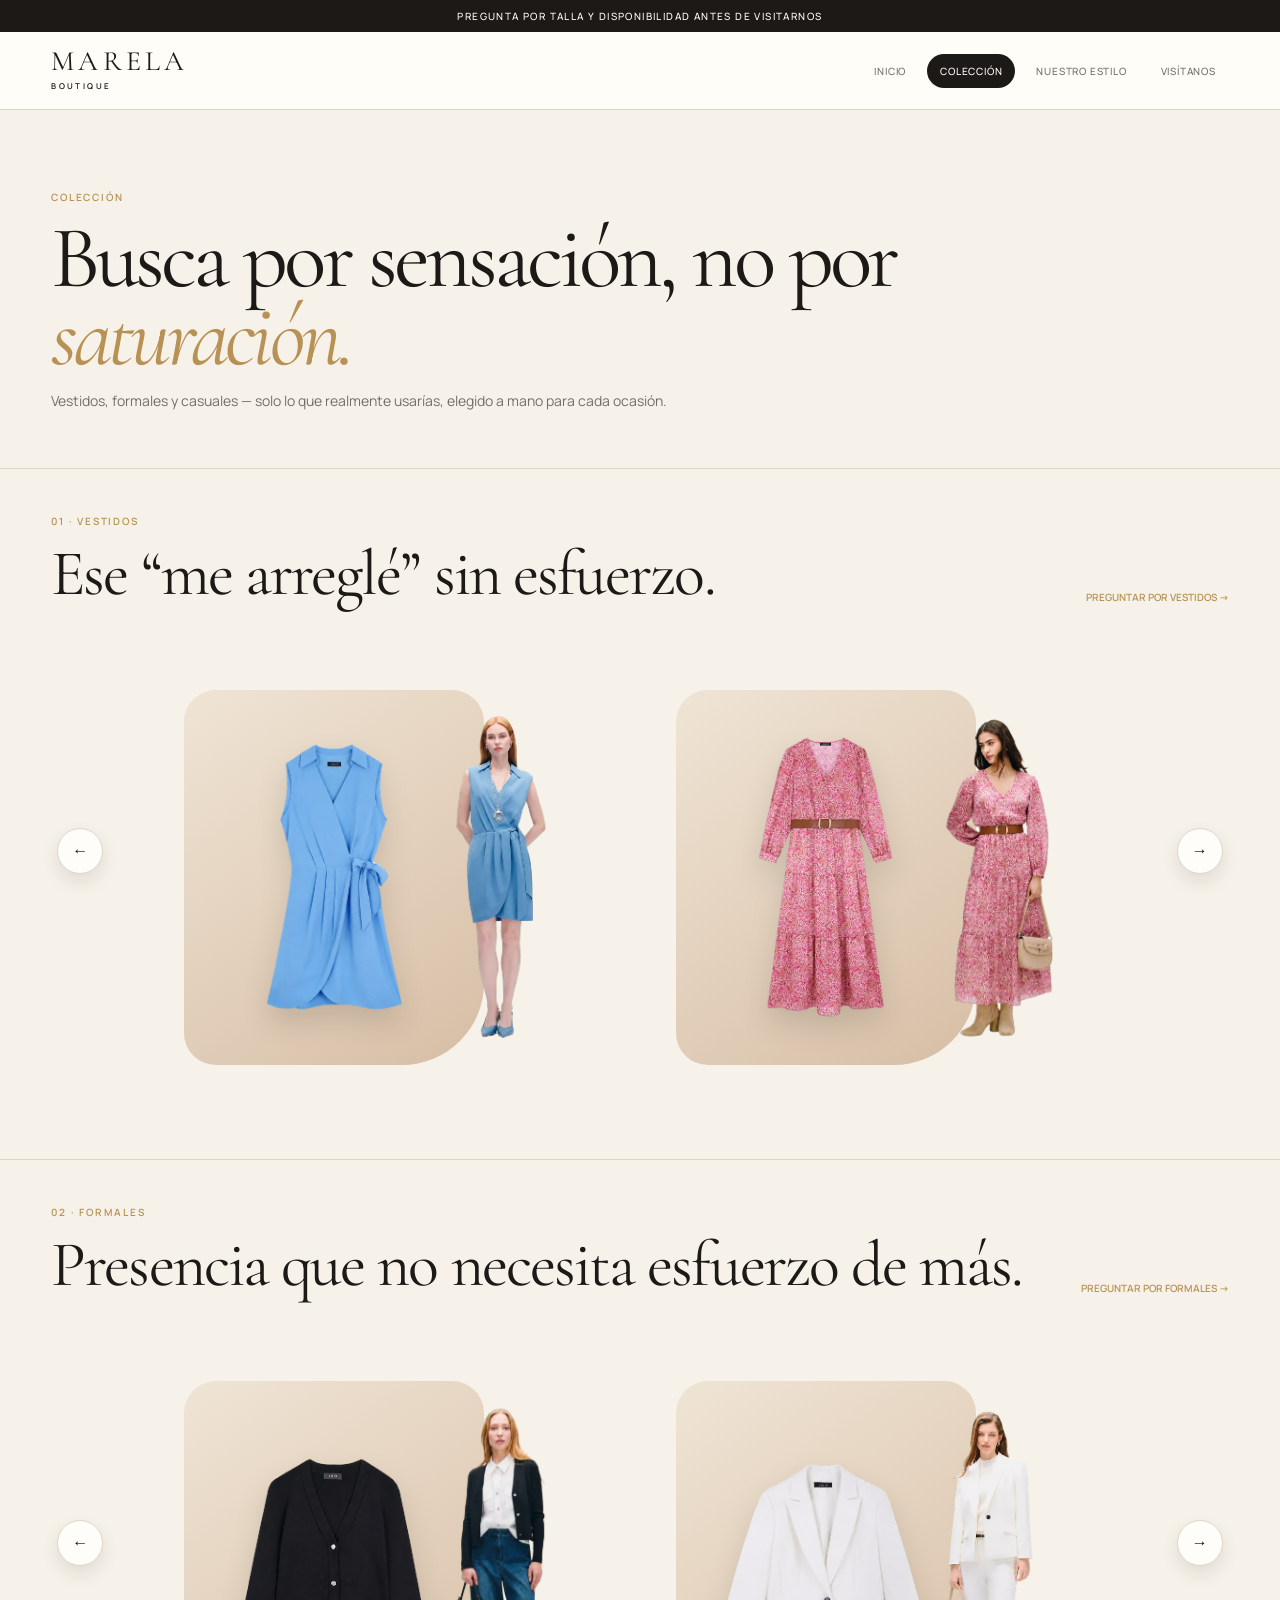
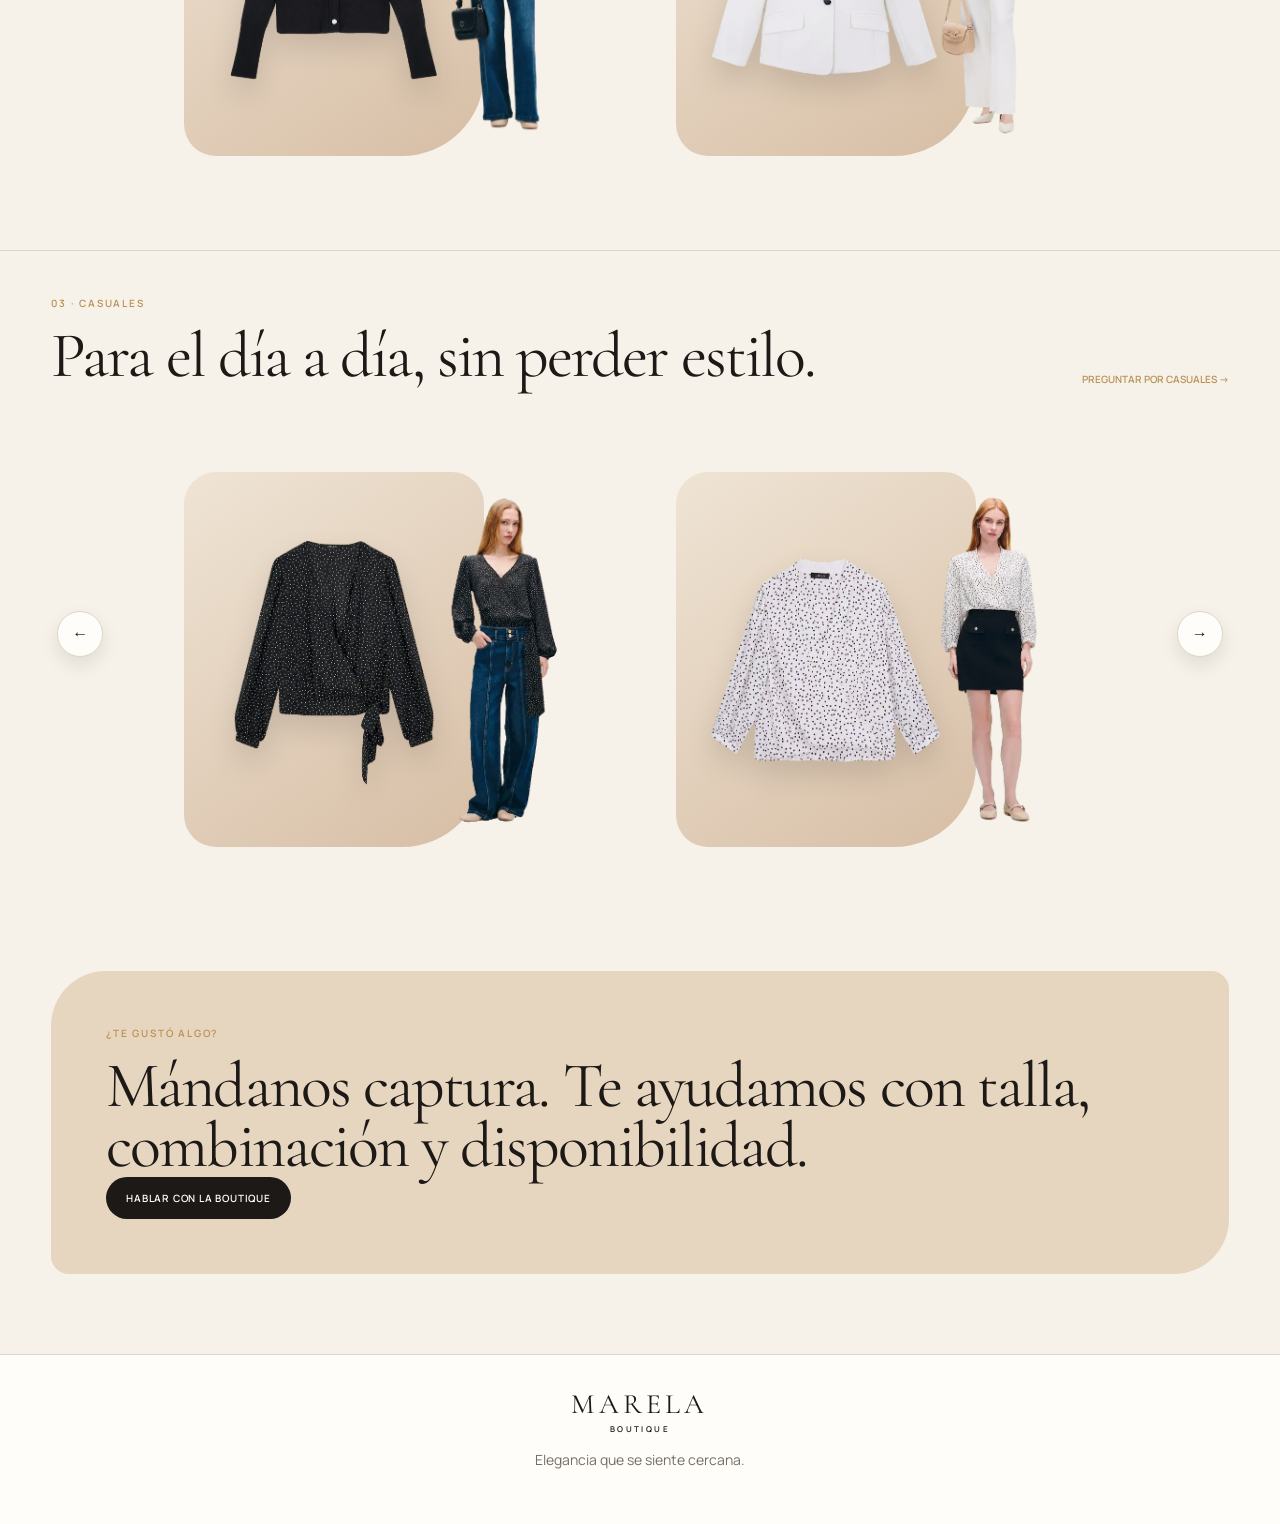
<file: coleccion.html>
<!doctype html><html lang="es"><head><meta charset="utf-8"><meta name="viewport" content="width=device-width,initial-scale=1"><title>Colección | Marela Boutique</title><meta name="description" content="Explora vestidos, formales y casuales seleccionados a mano por Marela Boutique."><link rel="preconnect" href="https://fonts.googleapis.com"><link rel="preconnect" href="https://fonts.gstatic.com" crossorigin><link href="https://fonts.googleapis.com/css2?family=Cormorant+Garamond:wght@400;500;600&family=Manrope:wght@300;400;500;600&display=swap" rel="stylesheet"><link rel="stylesheet" href="styles.css?v=9"></head><body><div class="announcement">Pregunta por talla y disponibilidad antes de visitarnos</div><header class="site-header"><a class="brand" href="index.html">MARELA <span>BOUTIQUE</span></a><button class="menu-btn" aria-label="Abrir menú">☰</button><nav class="nav"><a href="index.html">Inicio</a><a class="active" href="coleccion.html">Colección</a><a href="estilo.html">Nuestro estilo</a><a href="contacto.html">Visítanos</a></nav></header><main><section class="page-hero reveal"><p class="eyebrow">Colección</p><h1>Busca por sensación, no por <em>saturación.</em></h1><p>Vestidos, formales y casuales — solo lo que realmente usarías, elegido a mano para cada ocasión.</p></section>
<section class="collection-block reveal" id="vestidos"><div class="collection-heading"><div><p class="eyebrow">01 · Vestidos</p><h2>Ese “me arreglé” sin esfuerzo.</h2></div><a href="contacto.html">Preguntar por vestidos →</a></div><div class="carousel"><button class="car-arrow car-prev" aria-label="Ver anterior">←</button><div class="carousel-viewport"><div class="fashion-grid carousel-grid"><article class="look"><div class="stage"><img class="garment-img" src="assets/Vestidos/Vestido envolvente - sin fondo.png" alt="Vestido azul"><img class="look-model" src="assets/Vestidos/Vestido envolvente modelo - sin fondo.png" alt="Modelo usando el vestido azul"></div></article><article class="look"><div class="stage"><img class="garment-img" src="assets/Vestidos/Maxi vestido satin - sin fondo.png" alt="Maxi vestido rosa"><img class="look-model" src="assets/Vestidos/Maxi vestido satin modelo - sin fondo.png" alt="Modelo usando el maxi vestido rosa"></div></article><article class="look"><div class="stage"><img class="garment-img" src="assets/Vestidos/Vestido midi bronce - sin fondo.png" alt="Vestido midi terracota"><img class="look-model" src="assets/Vestidos/Vestido midi bronce modelo - sin fondo.png" alt="Modelo usando el vestido midi terracota"></div></article><article class="look"><div class="stage"><img class="garment-img" src="assets/Vestidos/Vestido midi negro - sin fondo.png" alt="Vestido midi negro"><img class="look-model" src="assets/Vestidos/Vestido midi negro modelo - sin fondo.png" alt="Modelo usando el vestido midi negro"></div></article><article class="look"><div class="stage"><img class="garment-img" src="assets/Vestidos/Vestido negro linea - sin fondo.png" alt="Vestido línea A negro"><img class="look-model" src="assets/Vestidos/Vestido negro linea modelo - sin fondo.png" alt="Modelo usando el vestido línea A negro"></div></article><article class="look"><div class="stage"><img class="garment-img" src="assets/Vestidos/Vestido rojo - sin fondo.png" alt="Vestido rojo"><img class="look-model" src="assets/Vestidos/Vestido rojo modelo - sin fondo.png" alt="Modelo usando el vestido rojo"></div></article></div></div><button class="car-arrow car-next" aria-label="Ver siguiente">→</button></div></section>
<section class="collection-block reveal" id="formales"><div class="collection-heading"><div><p class="eyebrow">02 · Formales</p><h2>Presencia que no necesita esfuerzo de más.</h2></div><a href="contacto.html">Preguntar por formales →</a></div><div class="carousel"><button class="car-arrow car-prev" aria-label="Ver anterior">←</button><div class="carousel-viewport"><div class="fashion-grid carousel-grid"><article class="look"><div class="stage"><img class="garment-img" src="assets/Formales/Cardigan negro - sin fondo.png" alt="Cardigan negro"><img class="look-model" src="assets/Formales/Cardigan negro modelo - sin fondo.png" alt="Modelo usando el cardigan negro"></div></article><article class="look"><div class="stage"><img class="garment-img" src="assets/Formales/Blazer blanco - sin fondo.png" alt="Blazer blanco"><img class="look-model" src="assets/Formales/Blazer blanco modelo - sin fondo.png" alt="Modelo usando el blazer blanco"></div></article><article class="look"><div class="stage"><img class="garment-img" src="assets/Formales/Blusa de satin estampado - sin fondo.png" alt="Blusa satinada estampada"><img class="look-model" src="assets/Formales/Blusa de satin estampado modelo - sin fondo.png" alt="Modelo usando la blusa satinada estampada"></div></article><article class="look"><div class="stage"><img class="garment-img" src="assets/Formales/Blusa satin perla - sin fondo.png" alt="Blusa satín perla"><img class="look-model" src="assets/Formales/Blusa satin perla modelo - sin fondo.png" alt="Modelo usando la blusa satín perla"></div></article><article class="look"><div class="stage"><img class="garment-img" src="assets/Formales/Camisa blanca algodon - sin fondo.png" alt="Camisa blanca de algodón"><img class="look-model" src="assets/Formales/Camisa blanca algodon modelo - sin fondo.png" alt="Modelo usando la camisa blanca de algodón"></div></article><article class="look"><div class="stage"><img class="garment-img" src="assets/Formales/Chaqueta corta marino - sin fondo.png" alt="Chaqueta corta marino"><img class="look-model" src="assets/Formales/Chaqueta corta marino modelo - sin fondo.png" alt="Modelo usando la chaqueta corta marino"></div></article></div></div><button class="car-arrow car-next" aria-label="Ver siguiente">→</button></div></section>
<section class="collection-block reveal" id="casuales"><div class="collection-heading"><div><p class="eyebrow">03 · Casuales</p><h2>Para el día a día, sin perder estilo.</h2></div><a href="contacto.html">Preguntar por casuales →</a></div><div class="carousel"><button class="car-arrow car-prev" aria-label="Ver anterior">←</button><div class="carousel-viewport"><div class="fashion-grid carousel-grid"><article class="look"><div class="stage"><img class="garment-img" src="assets/Casuales/Blusa negra - sin fondo.png" alt="Blusa negra"><img class="look-model" src="assets/Casuales/Blusa negra modelo - sin fondo.png" alt="Modelo usando la blusa negra"></div></article><article class="look"><div class="stage"><img class="garment-img" src="assets/Casuales/Blusa blanca - sin fondo.png" alt="Blusa blanca de lunares"><img class="look-model" src="assets/Casuales/Blusa blanca modelo - sin fondo.png" alt="Modelo usando la blusa blanca de lunares"></div></article><article class="look"><div class="stage"><img class="garment-img" src="assets/Casuales/Blusa corta - sin fondo.png" alt="Blusa corta floral"><img class="look-model" src="assets/Casuales/Blusa corta modelo - sin fondo.png" alt="Modelo usando la blusa corta floral"></div></article><article class="look"><div class="stage"><img class="garment-img" src="assets/Casuales/Blusa envolvente - sin fondo.png" alt="Blusa envolvente verde"><img class="look-model" src="assets/Casuales/Blusa envolvente modelo - sin fondo.png" alt="Modelo usando la blusa envolvente verde"></div></article><article class="look"><div class="stage"><img class="garment-img" src="assets/Casuales/Blusa satinada - sin fondo.png" alt="Blusa satinada floral"><img class="look-model" src="assets/Casuales/Blusa satinada modelo - sin fondo.png" alt="Modelo usando la blusa satinada floral"></div></article><article class="look"><div class="stage"><img class="garment-img" src="assets/Casuales/Blusa tejido - sin fondo.png" alt="Blusa tejido blanca"><img class="look-model" src="assets/Casuales/Blusa tejido modelo - sin fondo.png" alt="Modelo usando la blusa tejido blanca"></div></article></div></div><button class="car-arrow car-next" aria-label="Ver siguiente">→</button></div></section><section class="cta-band reveal"><p class="eyebrow">¿Te gustó algo?</p><h2>Mándanos captura. Te ayudamos con talla, combinación y disponibilidad.</h2><a class="btn btn-dark" href="contacto.html">Hablar con la boutique</a></section></main><footer class="footer"><div class="brand">MARELA <span>BOUTIQUE</span></div><p>Elegancia que se siente cercana.</p></footer><script src="script.js?v=6"></script></body></html>
</file>
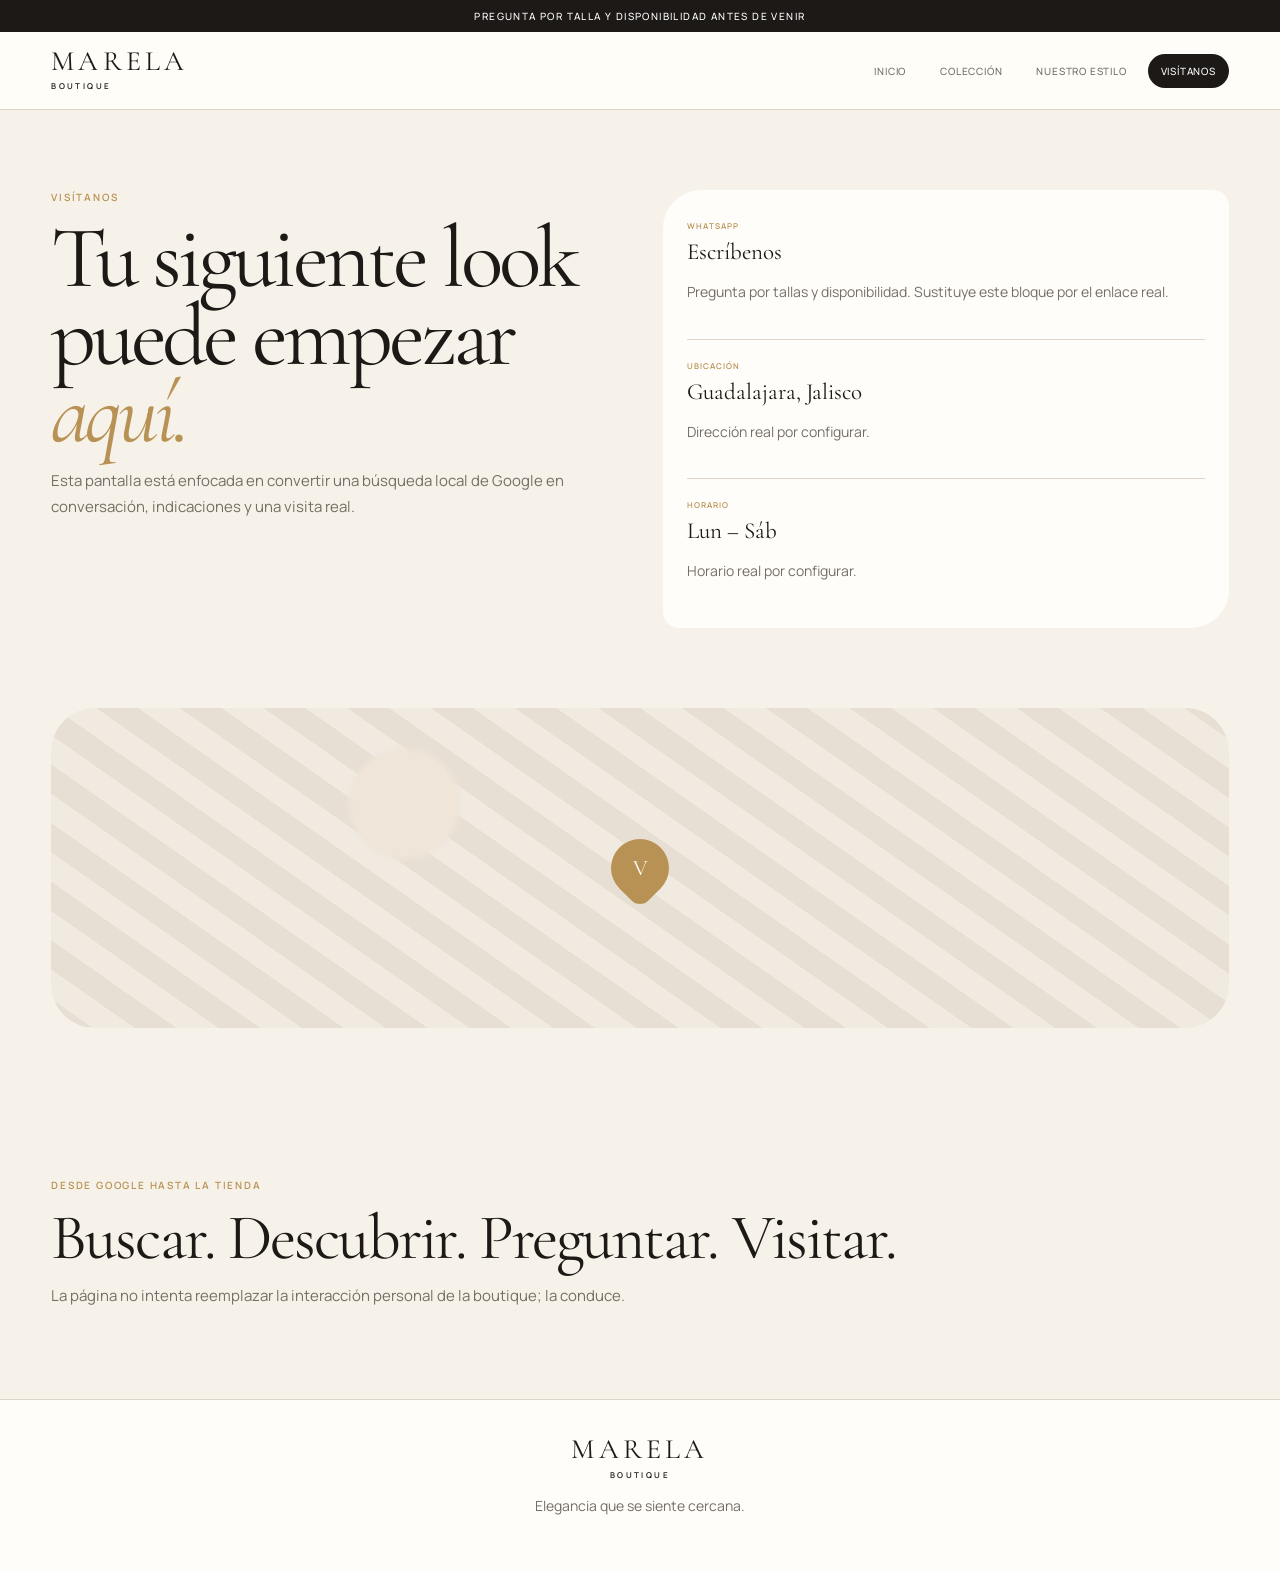
<file: contacto.html>
<!doctype html><html lang="es"><head><meta charset="utf-8"><meta name="viewport" content="width=device-width,initial-scale=1"><title>Visítanos | Marela Boutique Guadalajara</title><meta name="description" content="Contacta y visita Marela Boutique en Guadalajara. Consulta tallas y disponibilidad antes de venir."><link rel="preconnect" href="https://fonts.googleapis.com"><link rel="preconnect" href="https://fonts.gstatic.com" crossorigin><link href="https://fonts.googleapis.com/css2?family=Cormorant+Garamond:wght@400;500;600&family=Manrope:wght@300;400;500;600&display=swap" rel="stylesheet"><link rel="stylesheet" href="styles.css?v=9"></head><body><div class="announcement">Pregunta por talla y disponibilidad antes de venir</div><header class="site-header"><a class="brand" href="index.html">MARELA <span>BOUTIQUE</span></a><button class="menu-btn" aria-label="Abrir menú">☰</button><nav class="nav"><a href="index.html">Inicio</a><a href="coleccion.html">Colección</a><a href="estilo.html">Nuestro estilo</a><a class="active" href="contacto.html">Visítanos</a></nav></header><main><section class="contact-grid reveal"><div><p class="eyebrow">Visítanos</p><h1>Tu siguiente look puede empezar <em>aquí.</em></h1><p class="lead">Esta pantalla está enfocada en convertir una búsqueda local de Google en conversación, indicaciones y una visita real.</p></div><div class="panel"><div class="row"><small>WhatsApp</small><strong>Escríbenos</strong><p>Pregunta por tallas y disponibilidad. Sustituye este bloque por el enlace real.</p></div><div class="row"><small>Ubicación</small><strong>Guadalajara, Jalisco</strong><p>Dirección real por configurar.</p></div><div class="row"><small>Horario</small><strong>Lun – Sáb</strong><p>Horario real por configurar.</p></div></div></section><div class="map-placeholder reveal"><div class="pin"><span>V</span></div></div><section class="section reveal"><p class="eyebrow">Desde Google hasta la tienda</p><h2>Buscar. Descubrir. Preguntar. Visitar.</h2><p class="lead">La página no intenta reemplazar la interacción personal de la boutique; la conduce.</p></section></main><footer class="footer"><div class="brand">MARELA <span>BOUTIQUE</span></div><p>Elegancia que se siente cercana.</p></footer><script src="script.js?v=6"></script></body></html>
</file>
<file: styles.css>
:root{
  --ivory:#F7F2E9;
  --paper:#FFFDF9;
  --ink:#1C1917;
  --muted:#756E66;
  --gold:#B89255;
  --sand:#E6D5BF;
  --rose:#C79F98;
  --sage:#8D9888;
  --line:#DED5C8;
  --serif:'Cormorant Garamond', Georgia, serif;
  --sans:'Manrope', Arial, sans-serif;
}
*{box-sizing:border-box}html{scroll-behavior:smooth}body{margin:0;background:var(--ivory);color:var(--ink);font-family:var(--serif);overflow-x:hidden}a{color:inherit;text-decoration:none}img{max-width:100%;display:block}.announcement{background:var(--ink);color:white;text-align:center;padding:9px 16px;font:500 10px var(--sans);letter-spacing:.14em;text-transform:uppercase}.site-header{display:flex;align-items:center;justify-content:space-between;padding:18px clamp(20px,4vw,58px);background:rgba(255,253,249,.95);border-bottom:1px solid var(--line);position:sticky;top:0;z-index:20;backdrop-filter:blur(12px)}.brand{font-size:28px;letter-spacing:.15em;line-height:.8}.brand span{display:block;font:600 8px var(--sans);letter-spacing:.3em;margin-top:8px}.nav{display:flex;gap:8px}.nav a{font:500 10px var(--sans);letter-spacing:.08em;text-transform:uppercase;padding:10px 13px;border-radius:999px;color:var(--muted)}.nav a.active,.nav a:hover{background:var(--ink);color:#fff}.menu-btn{display:none;border:0;background:none;font-size:22px}.eyebrow{font:600 10px var(--sans);letter-spacing:.18em;text-transform:uppercase;color:var(--gold);margin:0 0 16px}h1,h2,h3{font-weight:400;margin:0}h1{font-size:clamp(50px,7vw,88px);line-height:.88;letter-spacing:-.045em}h2{font-size:clamp(38px,5vw,64px);line-height:.94;letter-spacing:-.03em}h3{font-size:27px;line-height:1}em{font-weight:400;color:var(--gold)}p{font:400 14px/1.75 var(--sans);color:var(--muted)}.lead{max-width:610px;font-size:15px}.hero{display:grid;grid-template-columns:1fr 1fr;gap:clamp(30px,5vw,90px);align-items:center;max-width:1380px;margin:auto;padding:clamp(54px,7vw,100px) clamp(20px,4vw,58px) 85px;position:relative}.hero:before{content:'';position:absolute;width:300px;height:280px;border-radius:46% 54% 64% 36%/55% 38% 62% 45%;background:rgba(184,146,85,.10);left:-145px;top:50px;transform:rotate(20deg)}.actions{display:flex;gap:12px;flex-wrap:wrap;margin-top:25px}.btn{display:inline-flex;align-items:center;justify-content:center;padding:14px 20px;border-radius:999px;font:600 10px var(--sans);letter-spacing:.08em;text-transform:uppercase;transition:.25s}.btn-dark{background:var(--ink);color:#fff}.btn-dark:hover{transform:translateY(-2px)}.btn-outline{border:1px solid var(--gold)}.microproof{margin-top:24px;font:500 10px var(--sans);letter-spacing:.05em;color:var(--muted)}.hero-art{min-height:570px;position:relative;display:flex;align-items:center;justify-content:center}.blob{position:absolute;width:82%;height:82%;background:linear-gradient(145deg,var(--sand),#d5ad98 46%,var(--sage));border-radius:57% 43% 38% 62%/44% 38% 62% 56%;transform:rotate(-8deg)}.model-cutout{position:relative;z-index:2;width:78%;height:540px;object-fit:cover;object-position:center top;border-radius:48% 48% 15% 15%/18% 18% 10% 10%;clip-path:polygon(11% 0,89% 0,100% 84%,84% 100%,15% 100%,0 82%);filter:drop-shadow(0 22px 22px rgba(0,0,0,.16))}.floating-note{position:absolute;right:0;bottom:40px;z-index:4;background:rgba(255,253,249,.94);backdrop-filter:blur(8px);padding:16px 18px;border-radius:20px 20px 5px 20px;max-width:230px;font-size:17px;line-height:1.2}.section{max-width:1380px;margin:auto;padding:75px clamp(20px,4vw,58px)}.split-intro{display:grid;grid-template-columns:1fr .8fr;gap:40px;align-items:end}.fashion-grid{display:grid;grid-template-columns:repeat(3,1fr);gap:clamp(16px,2vw,32px);margin-top:44px;align-items:start}.look{cursor:pointer;position:relative;padding-top:26px}.look:nth-child(2){margin-top:48px}.stage{position:relative;aspect-ratio:4/5;border-radius:32px 32px 82px 32px;background:linear-gradient(145deg,#efe4d5,#d7bea5);overflow:visible;perspective:800px;transition:.55s cubic-bezier(.2,.8,.2,1)}.look:nth-child(2) .stage{background:linear-gradient(155deg,#e8ded2,#bcc5b7);border-radius:82px 26px 34px 26px}.look:nth-child(3) .stage{background:linear-gradient(145deg,#efddd7,#d2aa9f);border-radius:32px 82px 28px 82px}.look-model{position:absolute;z-index:2;left:100%;top:50%;width:82%;aspect-ratio:4/5;object-fit:contain;object-position:center;transform:translate(-50%,-50%);transition:transform .5s cubic-bezier(.2,.8,.2,1)}.look .spark{position:absolute;width:68px;height:68px;border:1px solid rgba(255,255,255,.88);border-radius:50%;right:-18px;top:24px;z-index:4;display:grid;place-items:center;background:rgba(255,255,255,.24);backdrop-filter:blur(6px);font:600 8px var(--sans);text-align:center;text-transform:uppercase;letter-spacing:.07em}.look:hover .stage,.look.active .stage{transform:none}.look:hover .look-model,.look.active .look-model{transform:translate(-50%,-50%) translateZ(70px)}.meta{padding:16px 6px}.meta p{margin:7px 0}.meta a,.meta span{font:600 9px var(--sans);letter-spacing:.08em;text-transform:uppercase;color:var(--gold)}
.carousel{position:relative;margin-top:0}
.carousel-viewport{margin:0 auto;overflow:hidden;padding-top:60px;padding-bottom:24px}
.carousel-grid{display:flex;grid-template-columns:none;margin-top:0;align-items:flex-start;transition:transform .5s cubic-bezier(.2,.8,.2,1)}
.carousel-grid .look{flex:0 0 calc(clamp(220px,38vw,300px) * 1.4);padding-right:calc(clamp(220px,38vw,300px) * .4);position:relative;margin-top:0}
.carousel-grid .look:nth-child(2){margin-top:0}
.carousel-grid .stage,.carousel-grid .look:nth-child(2) .stage,.carousel-grid .look:nth-child(3) .stage{background:linear-gradient(145deg,#efe4d5,#d7bea5);border-radius:32px 32px 82px 32px}
.carousel-grid .garment-img{position:absolute;inset:6%;width:88%;height:88%;object-fit:contain;object-position:center;filter:drop-shadow(0 14px 14px rgba(0,0,0,.12));z-index:1}
.car-arrow{position:absolute;top:calc(60px + clamp(220px,38vw,300px) * .625);transform:translateY(-50%);width:46px;height:46px;border-radius:50%;background:var(--paper);border:1px solid var(--line);display:grid;place-items:center;cursor:pointer;z-index:5;font-size:16px;color:var(--ink);box-shadow:0 8px 18px rgba(28,25,23,.1)}
.car-arrow:hover{background:var(--ink);color:#fff}
.car-prev{left:6px}
.car-next{right:6px}
.swap-grid .look:hover .stage,.swap-grid .look.active .stage{transform:none}
.swap-grid .garment-img{position:absolute;inset:6%;width:88%;height:88%;object-fit:contain;object-position:center;filter:drop-shadow(0 14px 14px rgba(0,0,0,.14))}
.swap-grid .model-layer{position:absolute;inset:0;opacity:0;transform:translateX(-38%);transition:opacity .5s cubic-bezier(.2,.8,.2,1),transform .5s cubic-bezier(.2,.8,.2,1);pointer-events:none}
.swap-grid .look.enter-right .model-layer{transform:translateX(38%)}
.swap-grid .look.active .model-layer{opacity:1;transform:translateX(0);pointer-events:auto}
.swap-grid .veil{position:absolute;inset:0;border-radius:32px 32px 82px 32px;background:rgba(141,152,136,.55)}
.swap-grid .look:nth-child(2) .veil{border-radius:82px 26px 34px 26px;background:rgba(199,159,152,.55)}
.swap-grid .look:nth-child(3) .veil{border-radius:32px 82px 28px 82px;background:rgba(141,152,136,.5)}
.swap-grid .model-img{position:absolute;left:50%;top:4%;width:104%;height:104%;transform:translateX(-50%);object-fit:contain;object-position:center;filter:drop-shadow(0 20px 18px rgba(0,0,0,.22))}
.swap-grid .look.active .spark{opacity:0}
.wave{position:relative;background:var(--paper);padding:90px clamp(20px,4vw,58px);margin-top:30px}.wave:before{content:'';position:absolute;left:-4%;right:-4%;top:-55px;height:105px;background:var(--paper);border-radius:50% 50% 0 0/100% 100% 0 0}.editorial{display:grid;grid-template-columns:1fr 1fr;gap:60px;align-items:center;max-width:1280px;margin:auto}.portrait-wrap{min-height:480px;position:relative}.portrait-bg{position:absolute;inset:6% 8%;background:linear-gradient(135deg,var(--sand),var(--rose) 50%,var(--sage));border-radius:58% 42% 63% 37%/46% 58% 42% 54%;transform:rotate(5deg)}.portrait-model{position:absolute;z-index:2;left:15%;width:70%;height:100%;bottom:0;object-fit:cover;object-position:center top;clip-path:polygon(12% 0,88% 0,100% 82%,84% 100%,16% 100%,0 82%);border-radius:45% 45% 15% 15%;filter:drop-shadow(0 18px 15px rgba(0,0,0,.14))}.local{display:grid;grid-template-columns:1fr 1fr;gap:40px;align-items:center}.local-card{background:var(--ink);color:#fff;padding:34px;border-radius:44px 14px 44px 14px}.local-card p{color:#ddd4cb}.page-hero{max-width:980px;padding:80px clamp(20px,4vw,58px) 40px}.page-hero p{max-width:660px}.collection-block{padding:45px clamp(20px,4vw,58px) 70px;border-top:1px solid var(--line)}.collection-heading{display:flex;justify-content:space-between;gap:30px;align-items:end}.collection-heading a{font:600 10px var(--sans);color:var(--gold);text-transform:uppercase}.values{display:grid;grid-template-columns:repeat(3,1fr);gap:16px;padding:20px clamp(20px,4vw,58px) 75px}.value{padding:28px 22px;background:var(--paper);border-radius:34px 14px 34px 14px}.value:nth-child(2){border-radius:14px 34px 14px 34px}.value b{display:block;color:var(--gold);font-size:22px;font-weight:400;margin-bottom:10px}.contact-grid{display:grid;grid-template-columns:1fr 1fr;gap:45px;padding:80px clamp(20px,4vw,58px)}.panel{background:var(--paper);padding:10px 24px;border-radius:38px 16px 38px 16px}.row{padding:20px 0;border-bottom:1px solid var(--line)}.row:last-child{border-bottom:0}.row small{display:block;font:600 8px var(--sans);color:var(--gold);letter-spacing:.14em;text-transform:uppercase;margin-bottom:7px}.row strong{font-size:23px;font-weight:400}.map-placeholder{margin:0 clamp(20px,4vw,58px) 75px;min-height:320px;border-radius:44px;background:radial-gradient(circle at 30% 30%,#efe5d8 0 6%,transparent 7%),repeating-linear-gradient(35deg,#e7dfd4,#e7dfd4 24px,#f0eae1 24px,#f0eae1 48px);display:grid;place-items:center}.pin{width:58px;height:58px;background:var(--gold);border-radius:50% 50% 50% 12px;transform:rotate(-45deg);display:grid;place-items:center;color:#fff}.pin span{transform:rotate(45deg);font-size:22px}.cta-band{margin:30px clamp(20px,4vw,58px) 80px;background:var(--sand);padding:55px;border-radius:55px 18px 55px 18px}.footer{text-align:center;padding:38px 24px;border-top:1px solid var(--line);background:var(--paper)}.footer-links{display:flex;justify-content:center;gap:22px;font:500 10px var(--sans);text-transform:uppercase;letter-spacing:.08em;margin-top:18px}.reveal{opacity:0;transform:translateY(18px);transition:.7s ease}.reveal.visible{opacity:1;transform:none}
@media(max-width:760px){.site-header{position:relative}.menu-btn{display:block}.nav{display:none;position:absolute;top:100%;left:0;right:0;background:var(--paper);padding:12px 20px 20px;flex-direction:column;border-bottom:1px solid var(--line)}.nav.open{display:flex}.hero,.split-intro,.editorial,.local,.contact-grid{grid-template-columns:1fr}.hero{padding-top:45px}.hero-art{min-height:440px}.model-cutout{height:420px}.floating-note{right:4px;bottom:12px}.fashion-grid:not(.carousel-grid){grid-template-columns:1fr 1fr;gap:15px}.fashion-grid:not(.carousel-grid) .look:nth-child(2){margin-top:35px}.fashion-grid:not(.carousel-grid) .look:nth-child(3){grid-column:1/-1;width:72%;margin:0 auto}.collection-heading{align-items:start;flex-direction:column}.values{grid-template-columns:1fr}.portrait-wrap{min-height:420px}.cta-band{padding:38px 24px}.footer-links{flex-wrap:wrap}}@media(max-width:430px){h1{font-size:50px}.hero-art{min-height:400px}.model-cutout{height:380px}.fashion-grid:not(.carousel-grid){grid-template-columns:1fr}.fashion-grid:not(.carousel-grid) .look:nth-child(2),.fashion-grid:not(.carousel-grid) .look:nth-child(3){margin:0;width:100%;grid-column:auto}.stage{aspect-ratio:4/4.5}.look-model{width:84%}.portrait-wrap{min-height:380px}}
</file>
